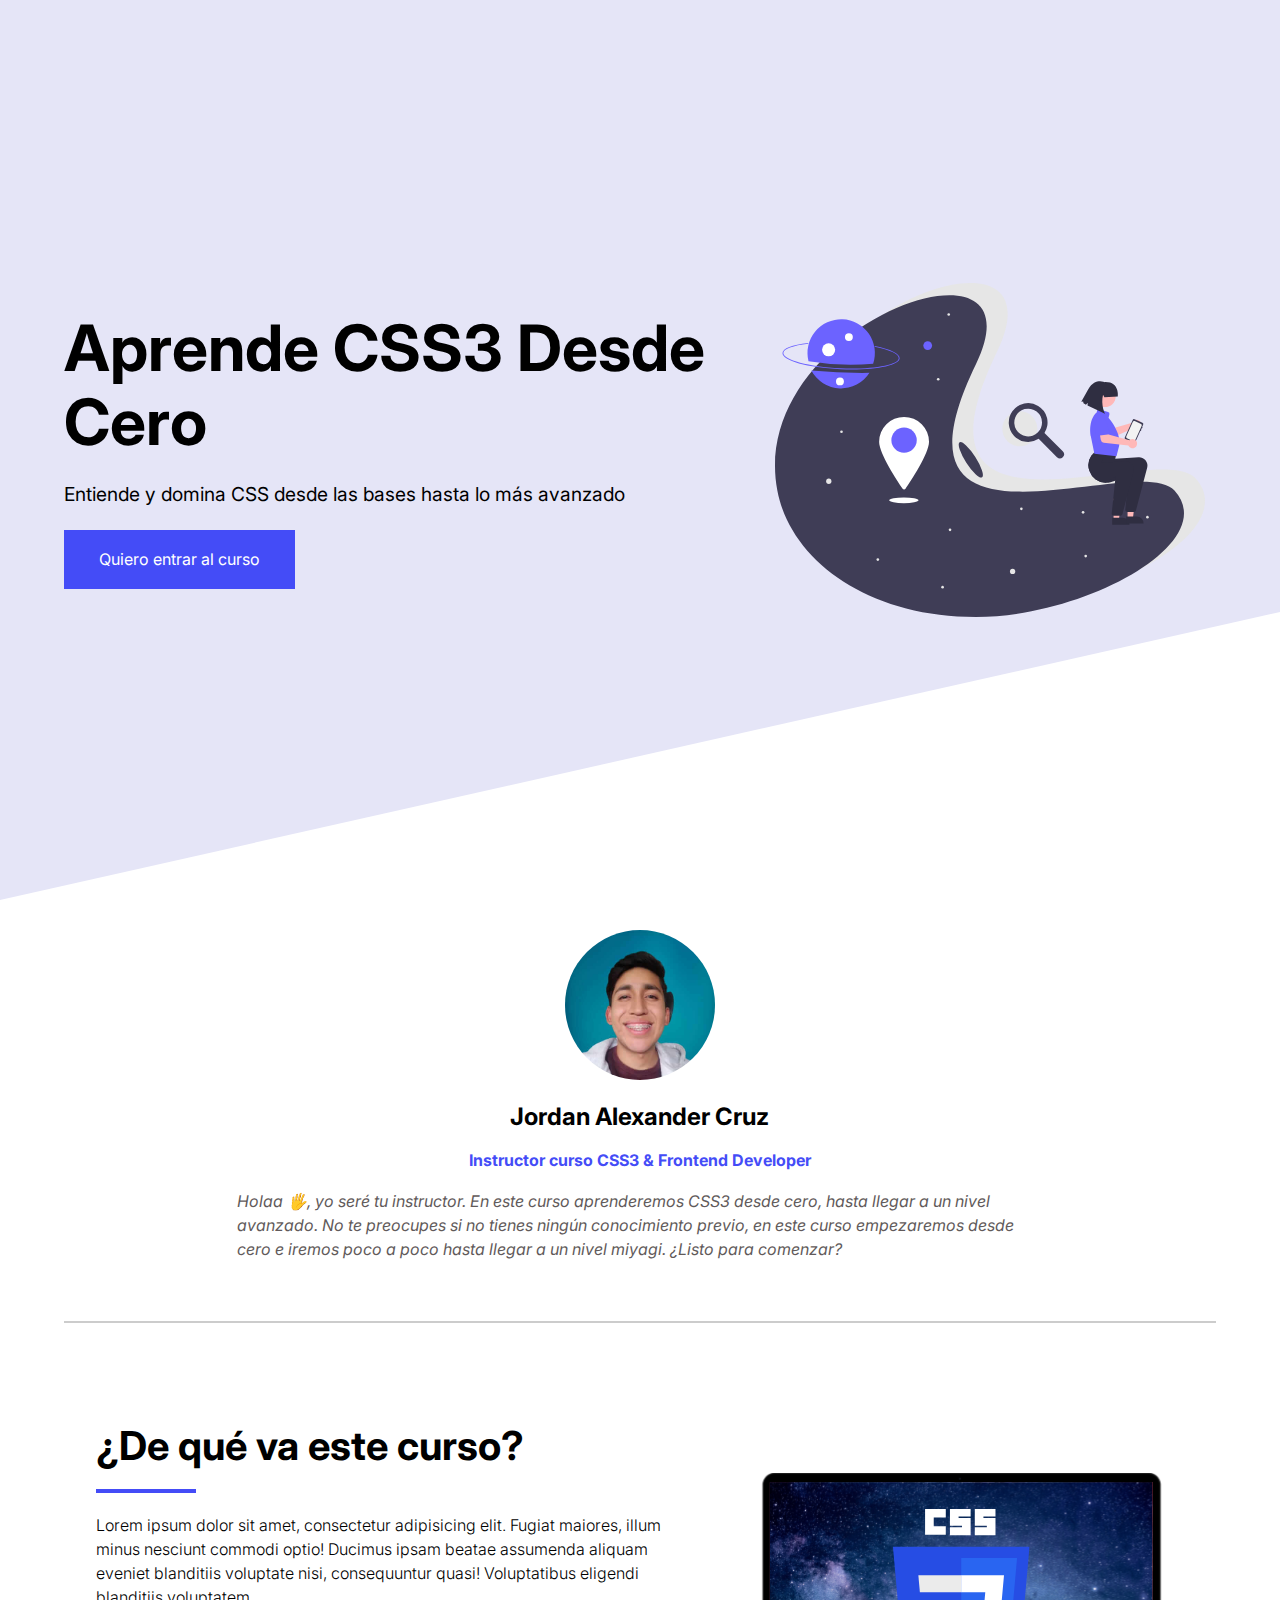
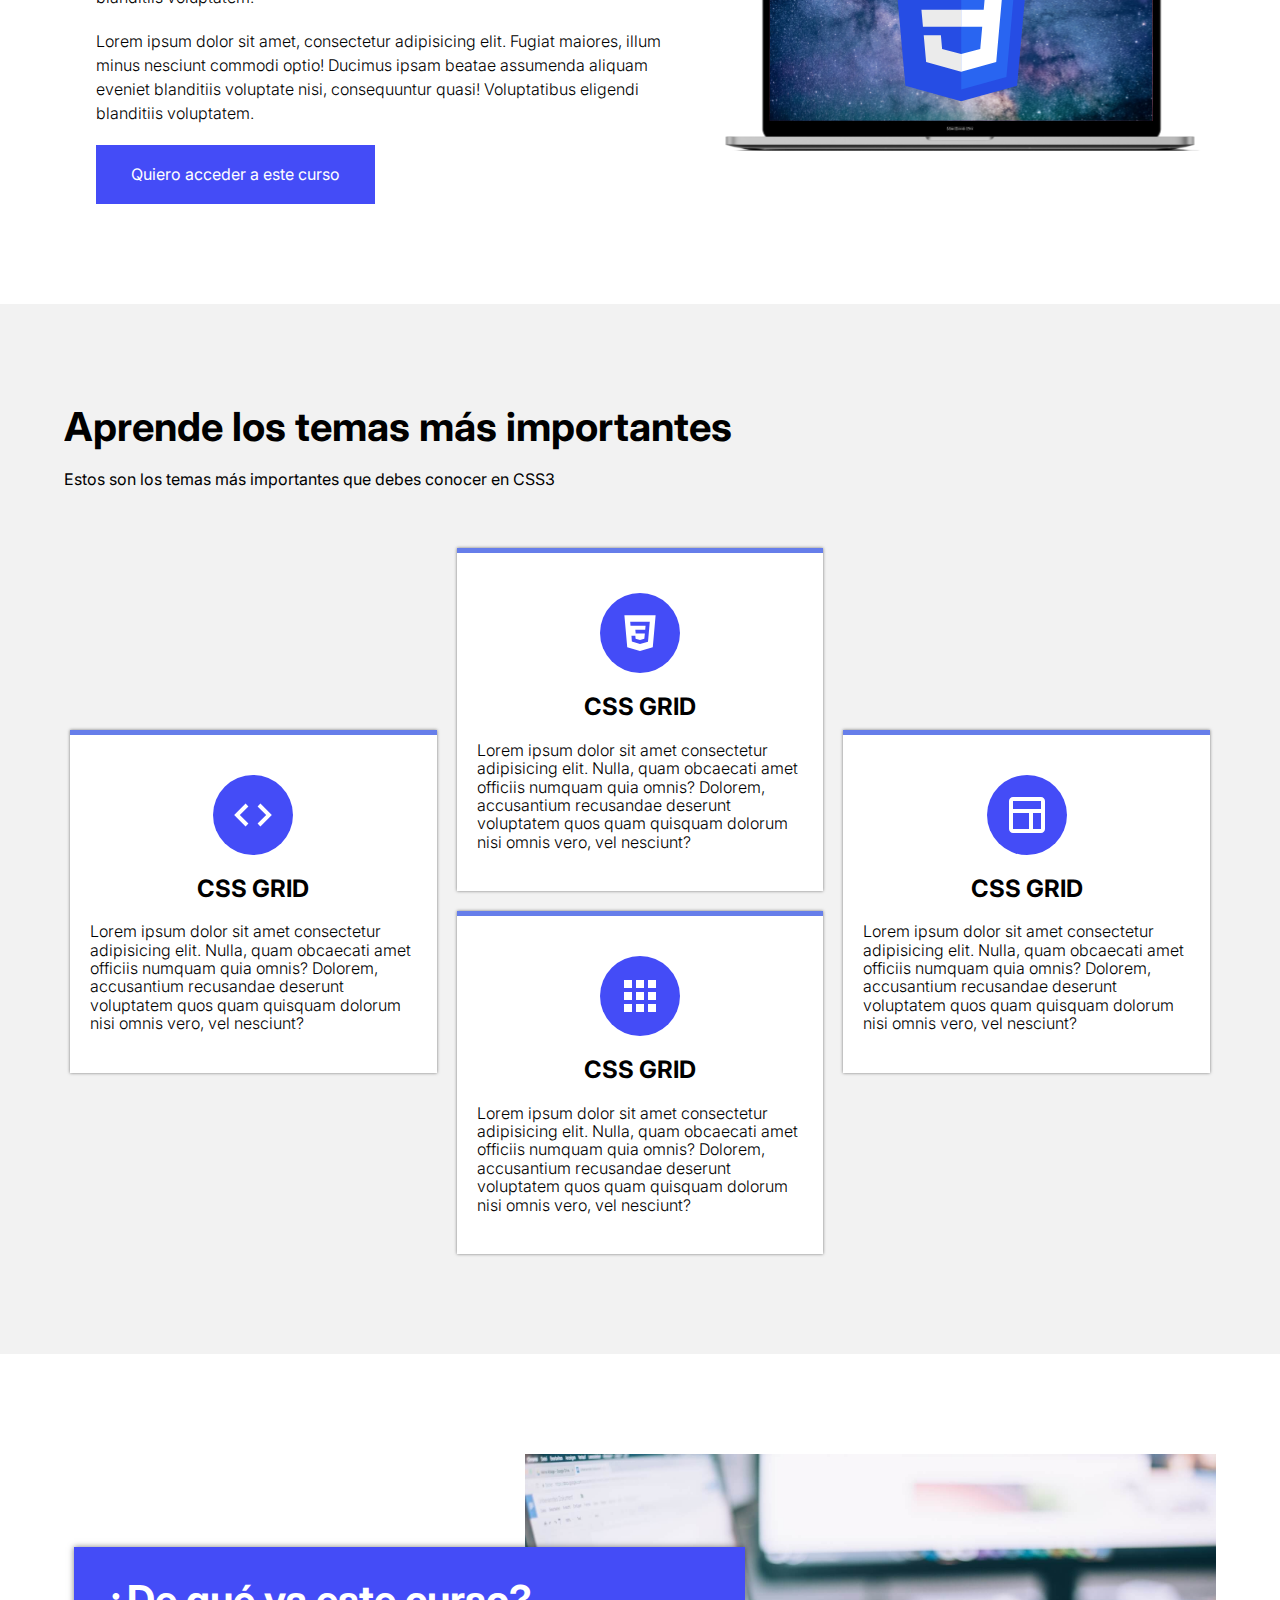
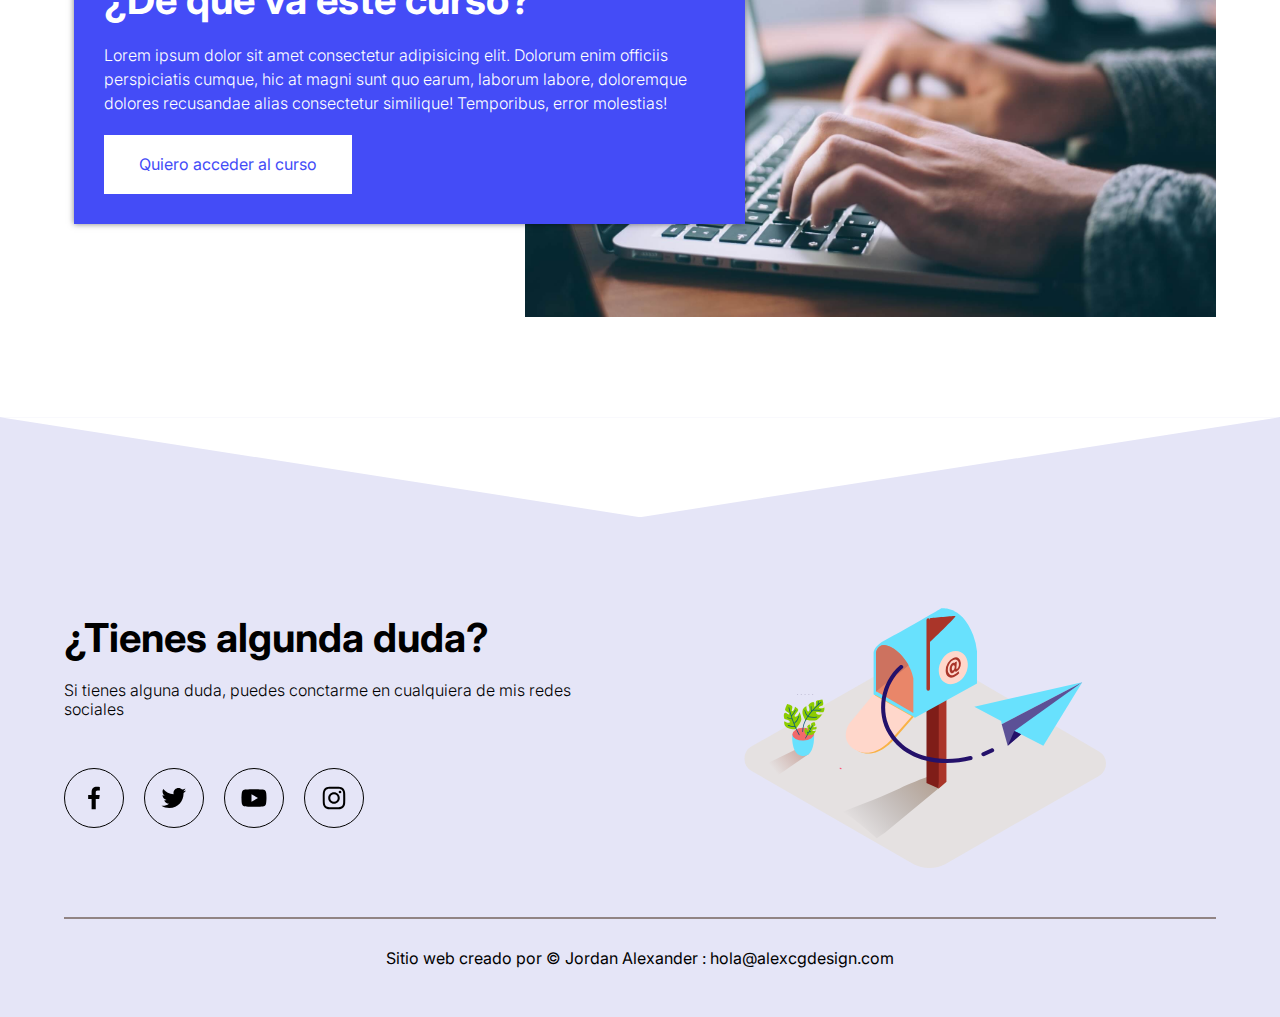
<file: Cuarta pagina/index.html>
<!DOCTYPE html>
<html lang="es">
<head>
    <meta charset="UTF-8">
    <meta name="viewport" content="width=device-width, initial-scale=1.0">
    <title>Curso CSS3 Desde Cero</title>
    <link rel="shortcut icon" href="assets/fav.png" type="image/x-icon">
    <link rel="stylesheet" href="css/normalize.css">
    <link rel="stylesheet" href="css/style.css">
</head>
<body>
    
    <header class="hero">

        <div class="hero__container container">

            <div class="hero__texts">
                <h1 class="hero__title">Aprende CSS3 Desde Cero</h1>
                <p class="hero__copy">Entiende y domina CSS desde las bases hasta lo más avanzado</p>
                <a href="#" class="hero__cta">Quiero entrar al curso</a>    
            </div>

            <img src="assets/girl-illustration.svg" class="hero__img">

        </div>


    </header>

    <main class="main">

        <section class="instructor container">

            <div class="instructor__container">
                <img src="assets/Jordan.jpeg" class="instructor__img">
                <h2 class="instructor__name">Jordan Alexander Cruz</h2>
                <p class="instructor__tag">Instructor curso CSS3 & Frontend Developer</p>
                <p class="instructor__paragraph">Holaa 🖐, yo seré tu instructor. En este curso aprenderemos CSS3 desde cero, hasta llegar a un nivel avanzado. No te preocupes si no tienes ningún conocimiento previo, en este curso empezaremos desde cero e iremos poco a poco hasta llegar a un nivel miyagi. ¿Listo para comenzar?</p>
            </div>

        </section>

        <section class="about container">

            <div class="about__course">
                <h2 class="title title--border">¿De qué va este curso?</h2>

                <p class="about__paragraph">Lorem ipsum dolor sit amet, consectetur adipisicing elit. Fugiat maiores, illum minus nesciunt commodi optio! Ducimus ipsam beatae assumenda aliquam eveniet blanditiis voluptate nisi, consequuntur quasi! Voluptatibus eligendi blanditiis voluptatem.</p>

                <p class="about__paragraph">Lorem ipsum dolor sit amet, consectetur adipisicing elit. Fugiat maiores, illum minus nesciunt commodi optio! Ducimus ipsam beatae assumenda aliquam eveniet blanditiis voluptate nisi, consequuntur quasi! Voluptatibus eligendi blanditiis voluptatem.</p>

                <a href="#" class="cta">Quiero acceder a este curso</a>
            </div>

            <figure class="about__picture">
                <img src="assets/mockup.svg" class="about__img">
            </figure>

        </section>

        <section class="card">
            <div class="container">

                <h2 class="title">Aprende los temas más importantes</h2>
                <p class="card__copy">Estos son los temas más importantes que debes conocer en CSS3</p>

                <div class="card__container">

                    <div class="card__item">
                        <figure class="card__img">
                            <img src="assets/bxs-grid.svg" class="card__picture">
                        </figure>
                        <h3 class="card__title">CSS GRID</h3>
                        <p class="card__paragraph">Lorem ipsum dolor sit amet consectetur adipisicing elit. Nulla, quam obcaecati amet officiis numquam quia omnis? Dolorem, accusantium recusandae deserunt voluptatem quos quam quisquam dolorum nisi omnis vero, vel nesciunt?</p>
                    </div>

                    <div class="card__item">
                        <figure class="card__img">
                            <img src="assets/bx-layout.svg" class="card__picture">
                        </figure>
                        <h3 class="card__title">CSS GRID</h3>
                        <p class="card__paragraph">Lorem ipsum dolor sit amet consectetur adipisicing elit. Nulla, quam obcaecati amet officiis numquam quia omnis? Dolorem, accusantium recusandae deserunt voluptatem quos quam quisquam dolorum nisi omnis vero, vel nesciunt?</p>
                    </div>

                    <div class="card__item">
                        <figure class="card__img">
                            <img src="assets/bx-code.svg" class="card__picture">
                        </figure>
                        <h3 class="card__title">CSS GRID</h3>
                        <p class="card__paragraph">Lorem ipsum dolor sit amet consectetur adipisicing elit. Nulla, quam obcaecati amet officiis numquam quia omnis? Dolorem, accusantium recusandae deserunt voluptatem quos quam quisquam dolorum nisi omnis vero, vel nesciunt?</p>
                    </div>
                    
                    <div class="card__item">
                        <figure class="card__img">
                            <img src="assets/bxl-css3.svg" class="card__picture">
                        </figure>
                        <h3 class="card__title">CSS GRID</h3>
                        <p class="card__paragraph">Lorem ipsum dolor sit amet consectetur adipisicing elit. Nulla, quam obcaecati amet officiis numquam quia omnis? Dolorem, accusantium recusandae deserunt voluptatem quos quam quisquam dolorum nisi omnis vero, vel nesciunt?</p>
                    </div>

                </div>
            </div>
        </section>

        <section class="course container">

            <figure class="course__picture">
                <img src="assets/web1.jpg" class="course__img">
            </figure>

            <div class="course__about">
                <h2 class="title">¿De qué va este curso?</h2>
                <p class="about__paragraph">Lorem ipsum dolor sit amet consectetur adipisicing elit. Dolorum enim officiis perspiciatis cumque, hic at magni sunt quo earum, laborum labore, doloremque dolores recusandae alias consectetur similique! Temporibus, error molestias!</p>
                <a href="#" class="cta">Quiero acceder al curso</a>
            </div>
        </section>
    </main>

    <footer class="footer">
        <div class="footer__container container">

            <div class="footer__contact">
                <div class="footer__texts">
                    <h2 class="title">¿Tienes algunda duda?</h2>
                    <p class="footer__copy">Si tienes alguna duda, puedes conctarme en cualquiera de mis redes sociales</p>

                    <div class="footer__social">
                        <a href="#" class="footer__link">
                           <img src="assets/bxl-facebook.svg" class="footer__icon">
                        </a>
                        <a href="#" class="footer__link">
                           <img src="assets/bxl-twitter.svg" class="footer__icon">
                        </a>
                        <a href="#" class="footer__link">
                           <img src="assets/bxl-youtube.svg" class="footer__icon">
                        </a>
                        <a href="#" class="footer__link">
                           <img src="assets/bxl-instagram.svg" class="footer__icon">
                        </a>
                    </div>
                </div>

                <figure class="footer__picture">
                    <img src="assets/message-ilustration.svg" class="footer__img">
                </figure>
            </div>

            <p class="footer__copyright">
                Sitio web creado por &copy; Jordan Alexander :
            </p>

        </div>
    </footer>

</body>
</html>
</file>
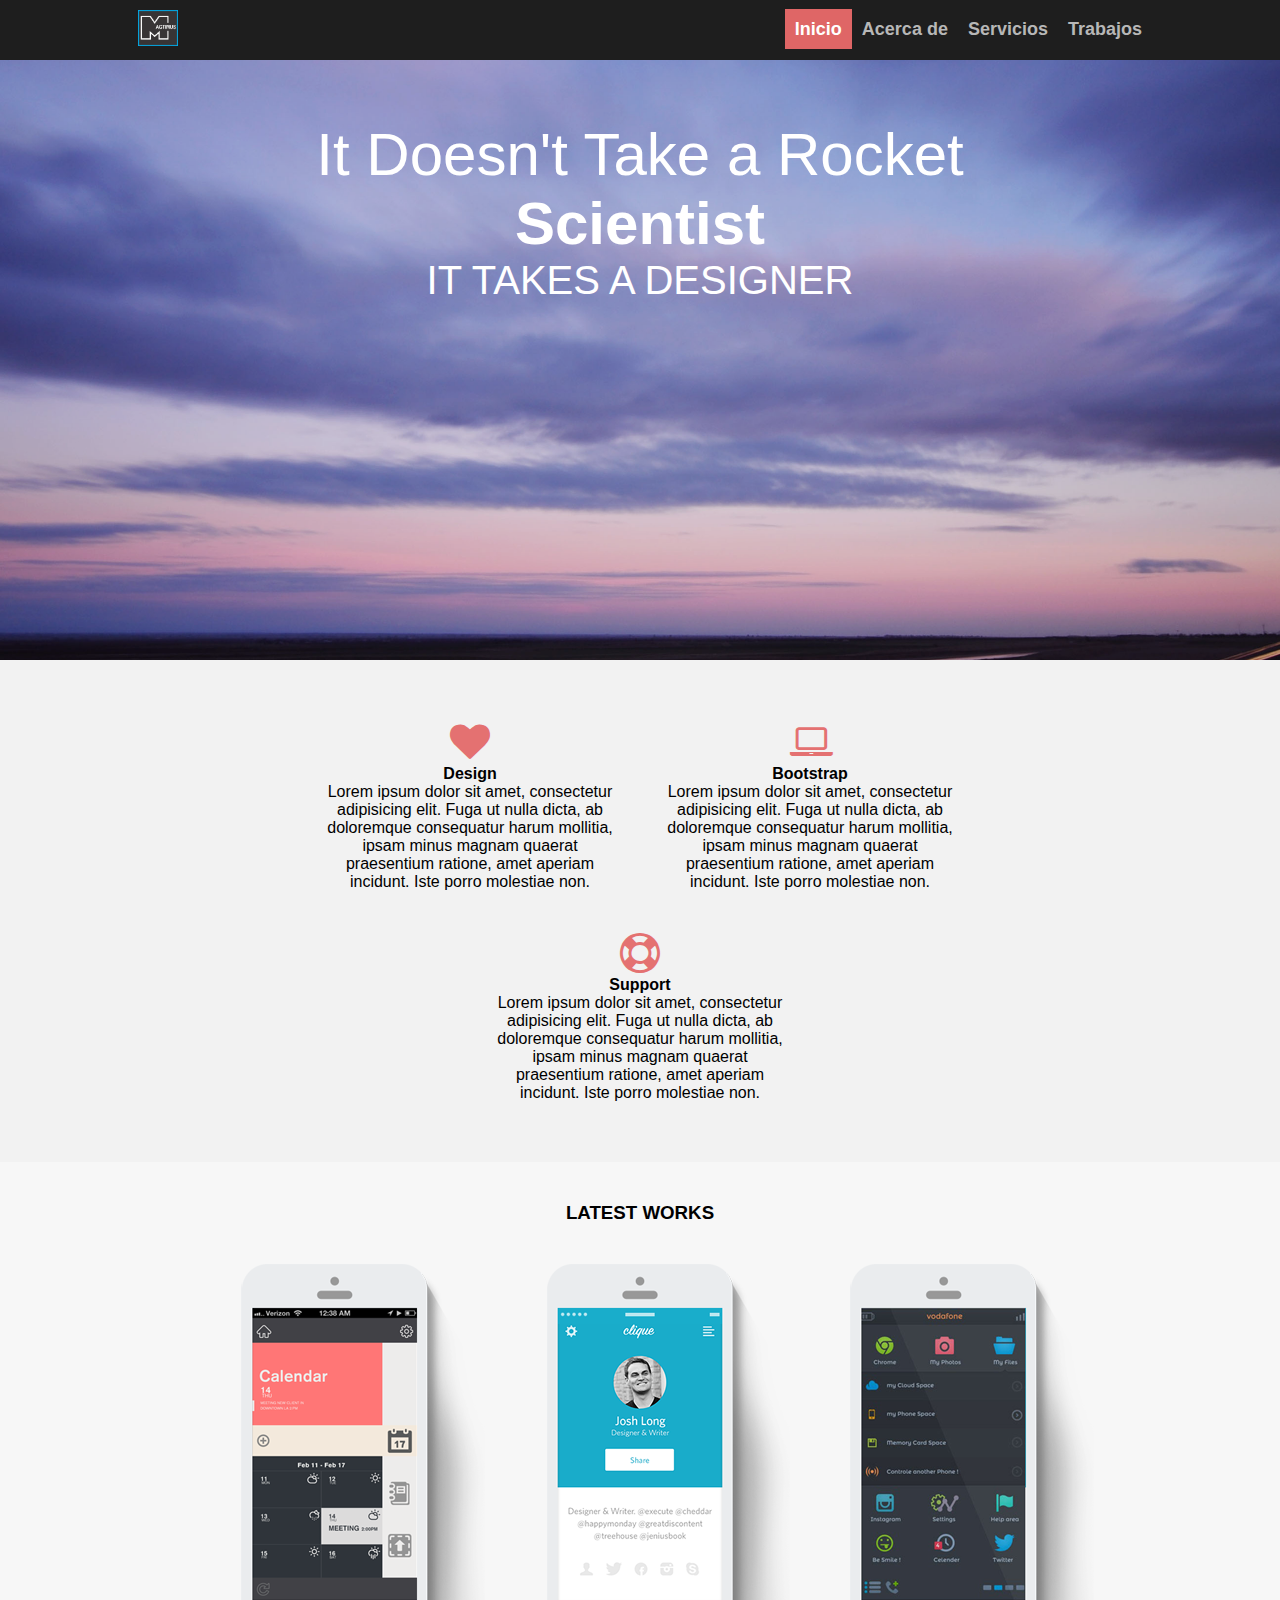
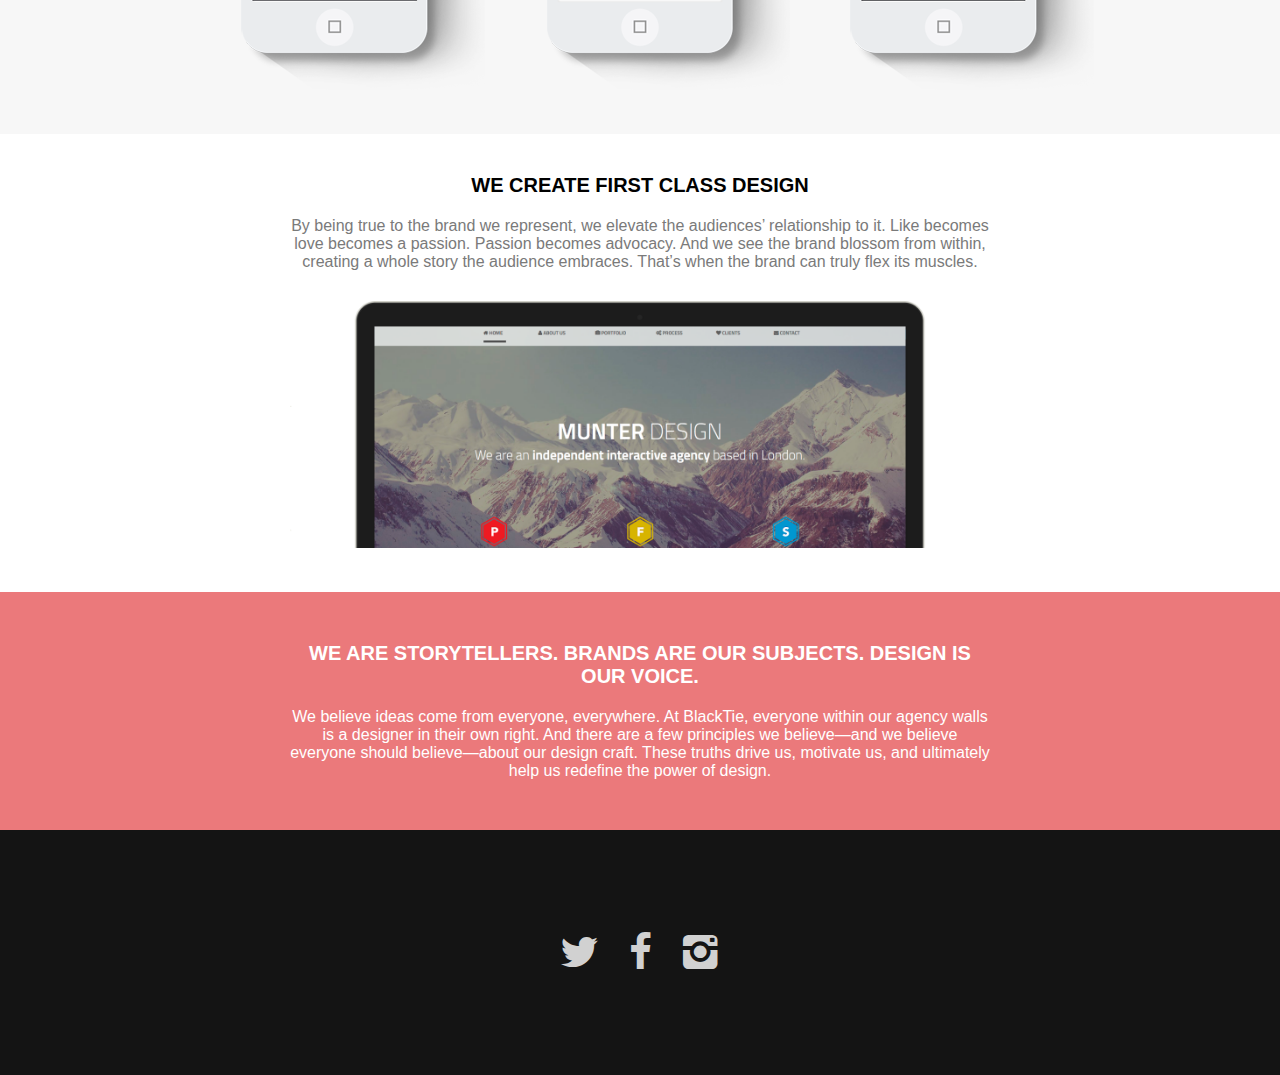
<file: Primera pagina/index.html>
<!DOCTYPE html>
<html lang="en">
<head>
    <meta charset="UTF-8">
    <title>Web servicio magtimus</title>
    <link rel="stylesheet" href="iconos/css/fontello.css">
    <link rel="stylesheet" href="css/menu.css">
    <link rel="stylesheet" href="css/estilos-index.css">
    <link rel="stylesheet" href="css/footer.css">
    
    <meta name="viewport" content="width=device-width, user-scalable=no, initial-scale=1.0, maximum-scale=1.0, minimum-scale=1.0">
</head>
<body>
    <header>
        <img src="images/logo_magtimus3.png" class="img-logo">
        <input type="checkbox" id="check">
        <label for="check" class="icon-menu"></label>
        
        <nav class="menu">
            <ul>
                <li><a href="#" style="background:#df6666;color:white;">Inicio</a></li>
                <li><a href="#">Acerca de</a></li>
                <li><a href="#">Servicios</a></li>
                <li><a href="#">Trabajos</a></li>
            </ul>
        </nav>
    </header>
    
    <main>
        <div class="content-one">
            <div class="content-portada">
                <div class="content-item1">
                    <h4>It Doesn't Take a Rocket <h3>Scientist</h3> </h4>
                    <h2>IT TAKES A DESIGNER</h2>
                </div>
            </div>
        </div>
        <div class="content-two">
            <div class="content-details">
                <div class="content-item2">
                    <label class="icon-heart"></label>
                    <h4>Design</h4>
                    <p>Lorem ipsum dolor sit amet, consectetur adipisicing elit. Fuga ut nulla dicta, ab doloremque consequatur harum mollitia, ipsam minus magnam quaerat praesentium ratione, amet aperiam incidunt. Iste porro molestiae non.</p>
                    
                </div>
                <div class="content-item2">
                    <label class="icon-laptop"></label>
                    <h4>Bootstrap</h4>
                    <p>Lorem ipsum dolor sit amet, consectetur adipisicing elit. Fuga ut nulla dicta, ab doloremque consequatur harum mollitia, ipsam minus magnam quaerat praesentium ratione, amet aperiam incidunt. Iste porro molestiae non.</p>
                    
                </div>
                <div class="content-item2">
                    <label class="icon-support"></label>
                    <h4>Support</h4>
                    <p>Lorem ipsum dolor sit amet, consectetur adipisicing elit. Fuga ut nulla dicta, ab doloremque consequatur harum mollitia, ipsam minus magnam quaerat praesentium ratione, amet aperiam incidunt. Iste porro molestiae non.</p>
                    
                </div>
            </div>
        </div>
        <div class="content-three">
            <div class="content-module">
                <h3>LATEST WORKS</h3>
                <img src="images/img2.png">
                <img src="images/img3.png">
                <img src="images/img4.png">
            </div>
        </div>
        <div class="content-for">
            <div class="content-item3">
                <h4>WE CREATE FIRST CLASS DESIGN</h4>
                <p>By being true to the brand we represent, we elevate the audiences’ relationship to it. Like becomes love becomes a passion. Passion becomes advocacy. And we see the brand blossom from within, creating a whole story the audience embraces. That’s when the brand can truly flex its muscles.</p>
                <img src="images/img5.png">
            </div>
            <div class="content-five">
                <div class="content-item4">
                    <h4>WE ARE STORYTELLERS. BRANDS ARE OUR SUBJECTS. DESIGN IS OUR VOICE.</h4>
                    <p>We believe ideas come from everyone, everywhere. At BlackTie, everyone within our agency walls is a designer in their own right. And there are a few principles we believe—and we believe everyone should believe—about our design craft. These truths drive us, motivate us, and ultimately help us redefine the power of design.</p>
                </div>
            </div>
        </div>
    </main>
    <footer>
        <label class="icon-twitter"></label>
        <label class="icon-facebook"></label>
        <label class="icon-instagram"></label>
    </footer>
</body>
</html>
</file>
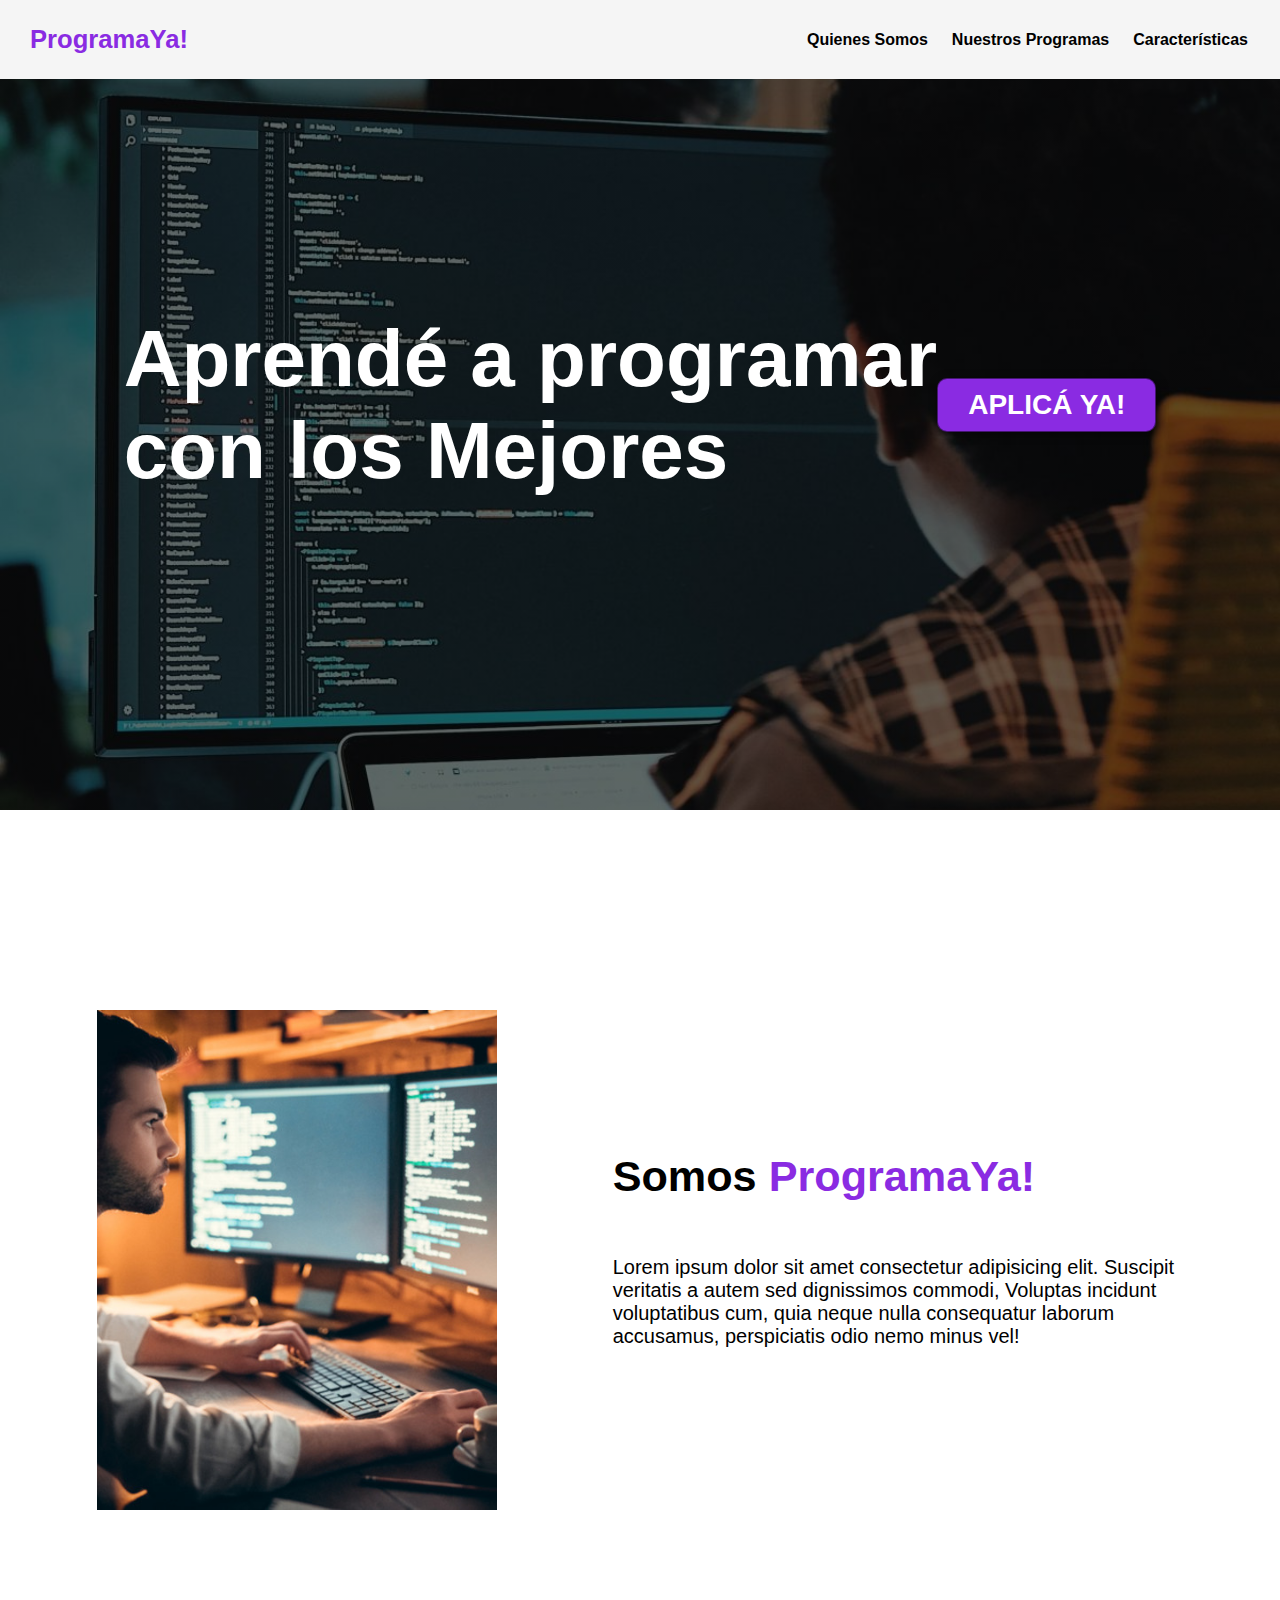
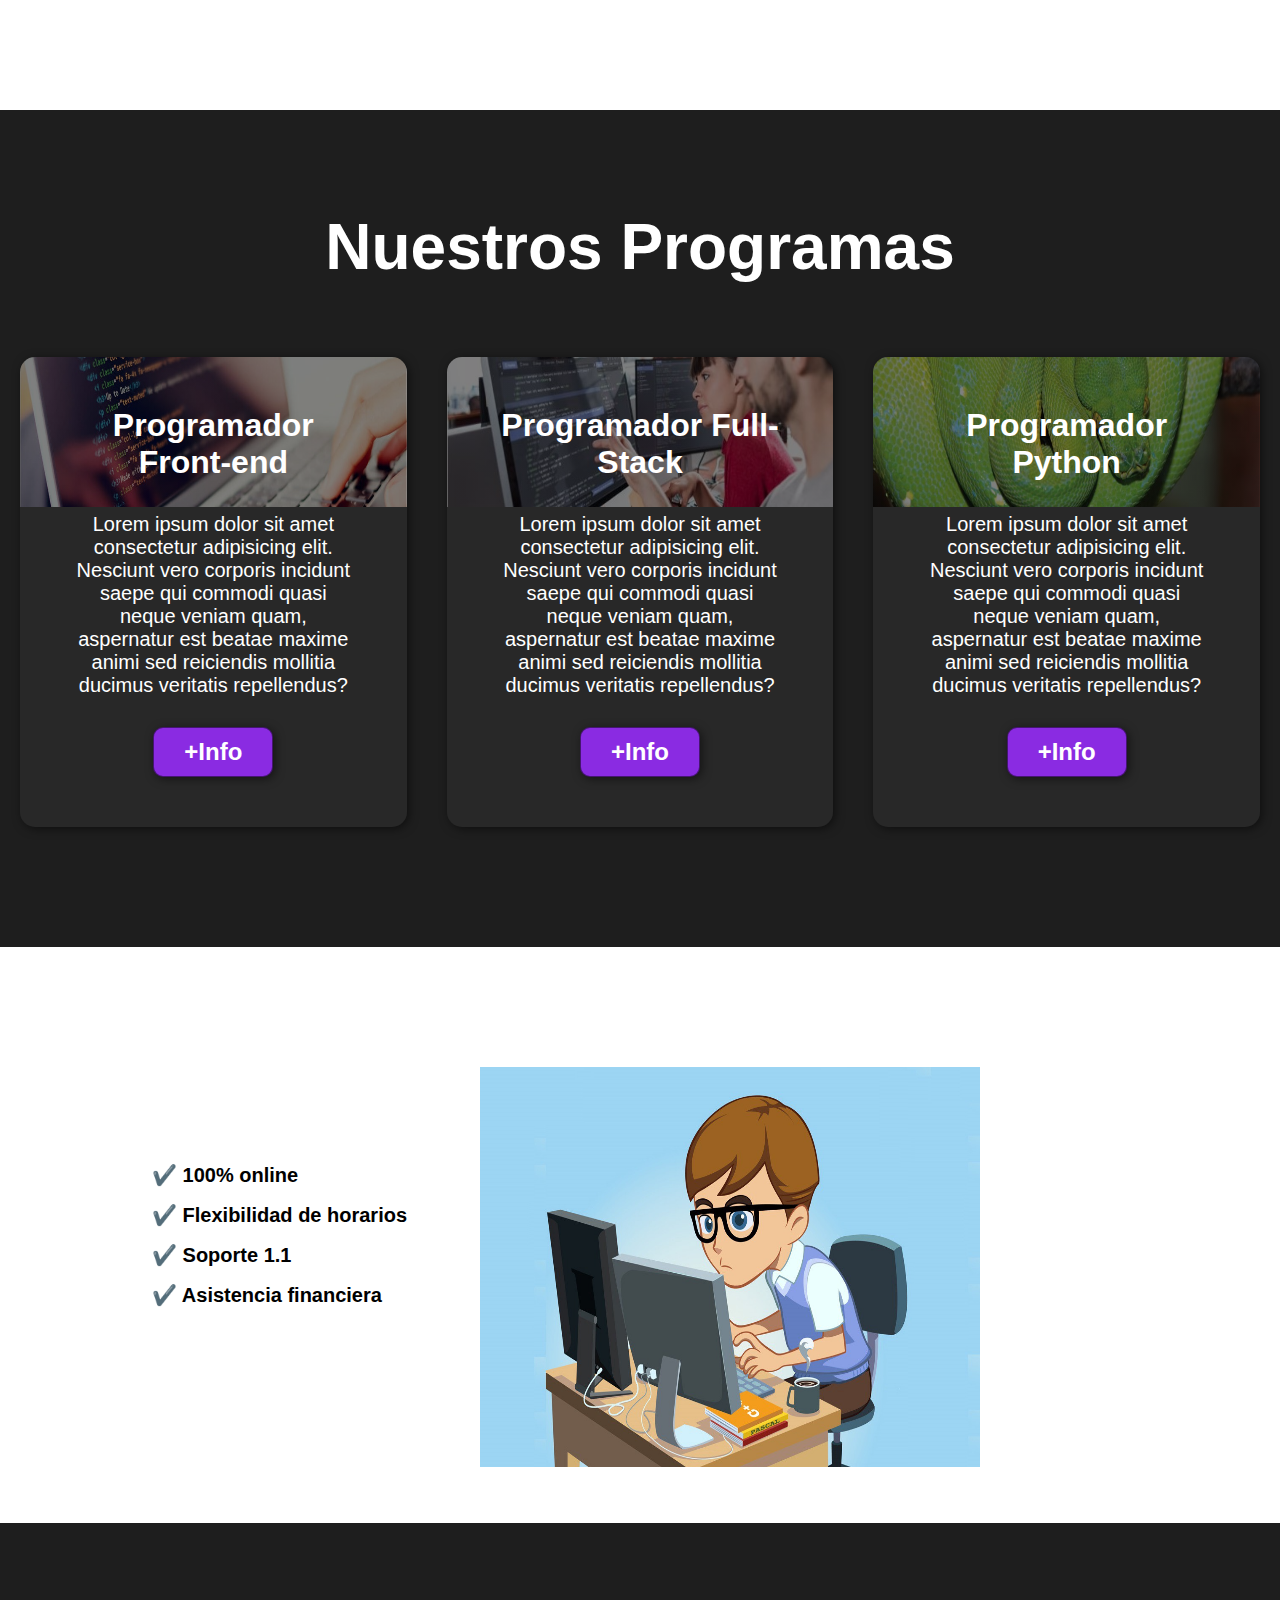
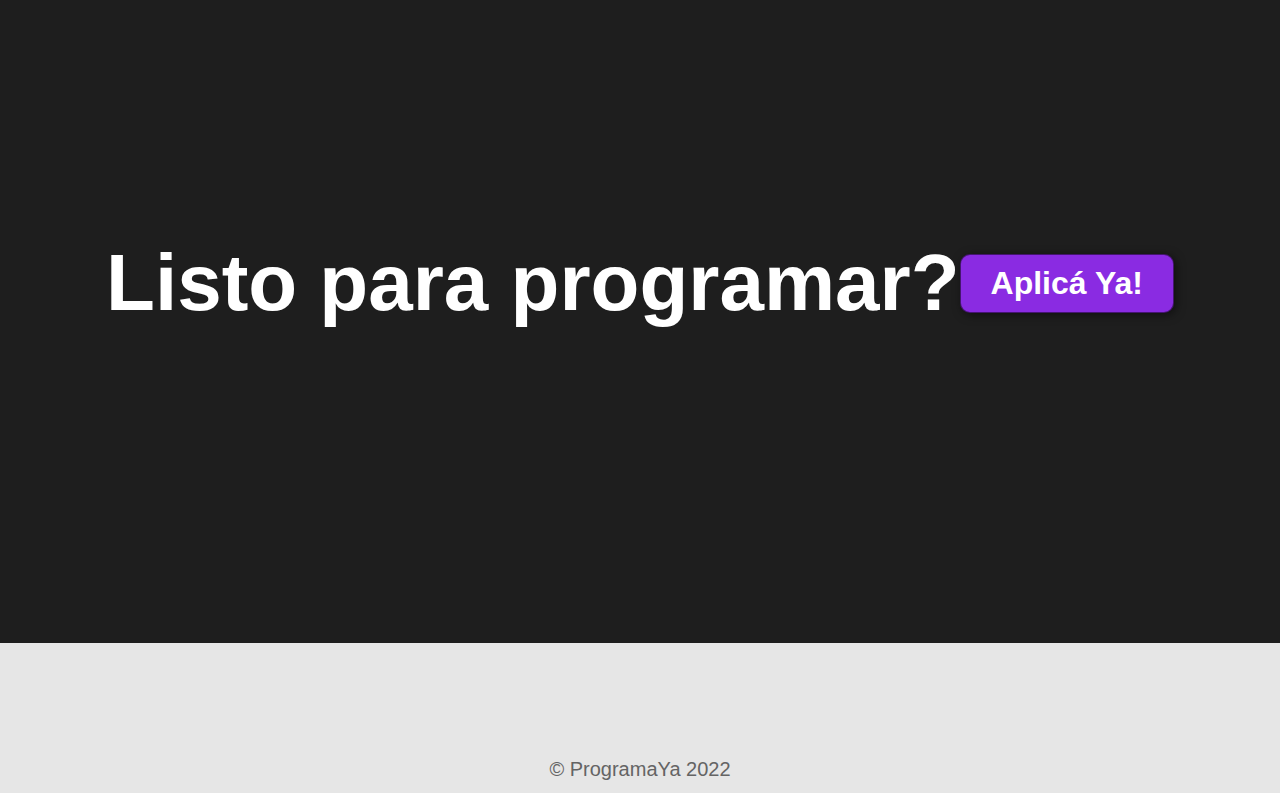
<file: Segunda pagina/index.html>
<!DOCTYPE html>
<html lang="en">
<head>
<meta charset="UTF-8">
<meta http-equiv="X-UA-Compatible" content="IE=edge">
<meta name="Viewport" content="width=device-width,initial-scale=1.0">
<title>ProgramaYa!</title>
<link rel="stylesheet" href="index.css">
 </head>
<body>
<header>
    <div class="container">
        <p class="logo">ProgramaYa!</p>
        <nav>
            <a href="#somos-proya">Quienes Somos</a>
            <a href="#nuestros-programas">Nuestros Programas</a>
            <a href="#caracteristicas">Características</a>
        </nav>
    </div>
</header>
<section id="hero">
    <h1>Aprendé a programar <br>con los Mejores</h1>
    <button>APLICÁ YA!</button>
</section>
<section id="somos-proya">
    <div class="container">

     <div class="img-container"></div>
        <div class="texto">

        
          <h2>Somos <span class="color-acento">ProgramaYa!</span></h2>
           <p>Lorem ipsum dolor sit amet consectetur
           adipisicing elit. Suscipit veritatis a autem sed
           dignissimos commodi, Voluptas incidunt
           voluptatibus cum, quia neque nulla consequatur
           laborum accusamus, perspiciatis odio nemo minus
            vel!</p>
        </div>
</div>

</section>

<section id="nuestros-programas">
    <div class="container">
    <h2>Nuestros Programas</h2>
    <div class="programas">
    <div class="carta">
        <h3>Programador Front-end</h3>
        <p>Lorem ipsum dolor sit amet consectetur
            adipisicing elit. Nesciunt vero corporis
            incidunt saepe qui commodi quasi neque veniam
            quam, aspernatur est beatae maxime animi sed
            reiciendis mollitia ducimus veritatis
            repellendus?</p>
            <button>+Info</button>
    </div>
    <div class="carta">
        <h3>Programador Full-Stack</h3>
        <p>Lorem ipsum dolor sit amet consectetur
            adipisicing elit. Nesciunt vero corporis
            incidunt saepe qui commodi quasi neque veniam
            quam, aspernatur est beatae maxime animi sed
            reiciendis mollitia ducimus veritatis
            repellendus?</p>
            <button>+Info</button>
    </div>
    <div class="carta">
        <h3>Programador Python</h3>
        <p>Lorem ipsum dolor sit amet consectetur
            adipisicing elit. Nesciunt vero corporis
            incidunt saepe qui commodi quasi neque veniam
            quam, aspernatur est beatae maxime animi sed
            reiciendis mollitia ducimus veritatis
            repellendus?</p>
            <button>+Info</button>
        </div>

            </div>
        </div>
    </section>

    <section id="caracteristicas">
        <div class="container">

            <ul>
             <li>✔️ 100% online</li>
             <li>✔️ Flexibilidad de horarios</li>
             <li>✔️ Soporte 1.1</li>
             <li>✔️ Asistencia financiera</li>
            </ul>
        </div>
    </section>

    <section id="final">
        <h2>Listo para programar?</h2>
        <button>Aplicá Ya!</button>
    </section>

    <footer>
        <div class="container">
            <p>&copy; ProgramaYa 2022</p>
        </div>

    </footer>
</body>
</html>
</file>
<file: Cuarta pagina/css/style.css>
@import url('https://fonts.googleapis.com/css2?family=Inter:wght@300;400;700&display=swap');

:root{
    --color-primary: #444CF7;
    --color-title: #000;
    --align-title: left;
    --padding-container: 100px 0;
    --width-container: 90%;
    --max-width-container: 1200px;
    --color-btn: #444CF7;
    --text-btn: #fff;
    --padding-btn: 20px 35px;
    --height-shape:18em;
}


body{
    font-family: 'Inter', sans-serif;
    background-color: #E5E5F7;
    opacity: 1;
    background-image:  radial-gradient(#444CF7 0.7000000000000001px, transparent 0.7000000000000001px), radial-gradient(#444CF7 0.7000000000000001px, #E5E5F7 0.7000000000000001px);
    background-size: 28px 28px;
    background-position: 0 0,14px 14px;
}

.container{
    width: 90%;
    max-width: var(--max-width-container);
    padding: var(--padding-container);
    margin: 0 auto;
    overflow: hidden;
}

.hero{
    height: 100vh;
    min-height: 500px;
    position: relative;
    --padding-container: 0;
}

.hero::after{
    content: "";
    display: block;
    position: absolute;
    height: var(--height-shape);
    width: 100%;
    bottom: 0;
    left: 0;
    background: #fff;
    z-index: -1;
    clip-path: polygon(0 100%, 100% 100%, 100% 0);

}

.hero__container{
    display: grid;
    height: 100%;
    grid-template-columns: 3fr 2fr;
    place-items: center;
    gap: 20px;
}

.hero__title{
    font-size: 4rem;
}

.hero__copy{
    font-size: 1.2rem;
    margin: 25px 0;
}

.hero__cta{
    display: inline-block;
    background: var(--color-btn);
    color: #fff;
    padding: var(--padding-btn);
    text-align: center;
    text-decoration: none;
}

.hero__img{
    width: 95%;
}

/* Main */

.main{
    background: #fff;
}

.title{
    font-size: 2.5rem;
    text-align: var(--align-title);
    color: var(--color-title);
}

.title--border::after{
    content: "";
    display: block;
    width: 100px;
    margin-top: 20px;
    height: 4px;
    background-color: var(--color-primary);
}


.cta{
    display: inline-block;
    background: var(--color-btn);
    color: var(--text-btn);
    padding: var(--padding-btn);
    text-align: center;
    text-decoration: none;
}


/* Instrcutor */

.instructor{
    text-align: center;
    border-bottom: 2px solid #ccc;
    --padding-container: 30px 0 60px;
}

.instructor__container{
    width: 70%;
    margin: 0 auto;
}

.instructor__name{
    margin: 20px 0;
}

.instructor__tag{
    font-weight: 700;
    color: var(--color-primary);
    margin-bottom: 20px;
}

.instructor__paragraph{
    text-align: left;
    line-height: 1.5;
    font-style: italic;
    color: #615a5a;
}

.instructor__img{
    width: 150px;
    height: 150px;
    border-radius: 50%;
    object-fit: cover;
    object-position: top;
}

/* about */

.about{
    display: grid;
    grid-template-columns: 5fr 4fr;
    place-items: center;
}

.about__course{
    width: 90%;
}

.about__paragraph{
    margin: 20px 0;
    line-height: 1.5;
    font-weight: 300;
}

.about__picture{
    text-align: center;
}

.about__img{
    width: 95%;
}

/* Card */

.card{
    background: #f2f2f2;
}

.card__copy{
    margin-top: 20px;
}

.card__container{
    width: 99%;
    margin: 0 auto;
    margin-top: 60px;
    display: grid;
    grid-template-columns: repeat(3,1fr);
    grid-template-rows: repeat(4,1fr);
    gap: 20px;
    grid-template-areas: 
    ".      card1   .    "
    "card2  card1   card3"
    "card2  card4   card3"
    ".      card4   .   ";
}

.card__item{
    padding: 20px;
    background: #fff;
    border-top: 5px solid #667eea;
    box-shadow: 0 0 3px rgba(0, 0, 0, .5);
    display: flex;
    flex-direction: column;
    align-items: center;
}

.card__img{
    background: var(--color-primary);
    margin-top: 20px;
    width: 80px;
    height: 80px;
    border-radius: 50%;
    display: flex;
    justify-content: center;
    align-items: center;
}

.card__title{
    margin: 20px 0;
    font-size: 1.5rem;
}

.card__paragraph{
    font-weight: 300;
    margin-bottom: 20px;
}

.card__item:nth-last-of-type(1){
    grid-area: card1;
}

.card__item:nth-last-of-type(2){
    grid-area: card2;
}

.card__item:nth-last-of-type(3){
    grid-area: card3;
}

.card__item:nth-last-of-type(4){
    grid-area: card4;
}

/* course */

.course{
    --color-title: #fff;
    --color-btn: #fff;
    --text-btn: #444cf7;
    color: var(--color-title);
    display: grid;
    grid-template-columns: repeat(5, 1fr);
    grid-template-rows: repeat(5, 1fr);
    /* align-items: center; */
}

.course__about{
    z-index: 100;
    align-self: center;
    width: 97%;
    margin: 0 auto;
    padding: 30px;
    box-shadow: 0 0 6px rgba(0, 0, 0, .5);
    background: var(--color-primary);
    grid-column: 1/4;
    grid-row: 2/-2;
}

.course__picture{
  
    margin:0;
    grid-column: 3/-1;
    grid-row: 1/-1;
}

.course__img{
    width: 100%;
    height: 100%;
    object-fit: cover;
}

.course__picture--right{
    grid-column: 1/4;
}

.course__about--left{
    grid-column: 3/-1;
}

/* Footer */

.footer{
    position: relative;
    --padding-container: 160px 0 50px ;

}


.footer::before{
    content: "";
    position: absolute;
    width: 100%;
    height: 100px;
    background: #fff;
    top: 0;
    left: 0;
    clip-path: polygon(0 0, 100% 0, 50% 100%);

}

.footer__contact{
    display: grid;
    grid-template-columns: repeat(2, 1fr);
    gap: 20px;
    place-items: center;
    margin-bottom: 30px;
}

.footer__copy{
    margin: 20px 0;
    font-weight: 300;
}

.footer__social{
    display: flex;
    padding-top: 30px;
    flex-wrap: wrap;
}

.footer__link{
    width: 60px;
    height: 60px;
    border: 1px solid #000;
    border-radius: 50%;
    margin-right: 20px;
    margin-bottom: 20px;
    display: flex;
    justify-content: center;
    align-items: center;
}

.footer__icon{
    width: 30px;
}


.footer__picture{
    margin: 0;
}

.footer__img{
    width: 100%;
}

.footer__copyright{
    padding-top: 30px;
    border-top: 2px solid #918484;
    text-align: center;
}

.footer__copyright::after{
    content: " hola@alexcgdesign.com";
}

@media screen and (max-width:768px){
    :root{
        --height-shape:14em;
    }

    /* Agregue un height auto, porque no habia espacio disponible
    para la imagen y los elementos */
    .hero{
        min-height: 100vh;
        height: auto;
    }

     /* La primera fila tendrá una fila, definida por el 
     tamaño de su contenido "max-content" */

    .hero__container{
        --padding-container: 60px 0;
        grid-template-columns: 1fr;
        grid-template-rows: max-content 1fr;
    }

     /* Quite el height y limite el width de la imagen */
    .hero__img{
        order: -1;
        max-width: 300px;
    }

    .hero__title{
        font-size: 3.8rem;
    }

    /* About */

    .about{
        grid-template-columns: 1fr;
        grid-template-rows: max-content 1fr;
        gap: 80px;
    }

    .about__course{
        width: 100%;
    }

    .about__picture{
        order: -1;
    }

    .about__img{
        width: 100%;
    }

    /* Card */

    .card__container{
        grid-template-columns: repeat(2,1fr);
        grid-template-rows: repeat(5,1fr);
        gap: 15px;
        grid-template-areas: 
        "card1      ."
        "card1  card2"
        "card3  card2"
        "card3  card4"
        ".      card4";
    }


    /* Course */

    .course{
        grid-template-columns: repeat(6,1fr);
    }

    .course__about{
        grid-column: 1/6;
    }

    .course__about--left{
        grid-column: 2/-1;
    }

    .course__picture{
        grid-column: 2/-1;
    }

    .course__picture--right{
        grid-column: 1/6;
    }

    .footer__contact{
        grid-template-columns: 1fr;
    }

    .footer__texts{
        order: 1;
        --align-title: center;
    }

    .footer__social{
        justify-content: space-evenly;
    }
}

@media screen and (max-width: 500px){
    :root{
        --padding-btn: 20px 0;
    }


    .hero__container{
        --padding-container: 45px 0;
    }

    .hero__texts{
        text-align: center;
    }

    .hero__title{
        font-size: 3rem;
    }

    .hero__cta{
        display: block;
        width: 90%;
        margin: 0 auto;
    }

    .title{
        font-size: 2rem;
    }

    .cta{
        display: block;
    }

    /* Instructor */

    .instructor{
        --padding-container: 60px 0;
    }

    .instructor__container{
        width: 90%;
    }

    /* About */

    .about{
        gap: 40px;
    }

    .about__course{
        width: 100%;
    }

    /* Card */

    .card__container{
        width: 97%;
        grid-template-columns: 1fr;
        grid-template-rows: repeat(4,1fr);
        grid-template-areas: 
        "card1"
        "card2"
        "card3"
        "card4";
    }

    /* Course */

    .course{
        grid-template-columns: 1fr;
        --padding-container: 80px 0 30px;
    }

    .course--modifier{
        --padding-container:0 0 80px;
    }

    .course__about{
        padding: 20px 20px;
        width: 95%;
        grid-column: 1/-1;
        grid-row: 1/-1;
    }

    .course__picture{
        display: none;
    }
    

}
</file>
<file: Primera pagina/iconos/css/fontello.css>
@font-face {
  font-family: 'fontello';
  src: url('../font/fontello.eot?16464424');
  src: url('../font/fontello.eot?16464424#iefix') format('embedded-opentype'),
       url('../font/fontello.woff2?16464424') format('woff2'),
       url('../font/fontello.woff?16464424') format('woff'),
       url('../font/fontello.ttf?16464424') format('truetype'),
       url('../font/fontello.svg?16464424#fontello') format('svg');
  font-weight: normal;
  font-style: normal;
}
/* Chrome hack: SVG is rendered more smooth in Windozze. 100% magic, uncomment if you need it. */
/* Note, that will break hinting! In other OS-es font will be not as sharp as it could be */
/*
@media screen and (-webkit-min-device-pixel-ratio:0) {
  @font-face {
    font-family: 'fontello';
    src: url('../font/fontello.svg?16464424#fontello') format('svg');
  }
}
*/
 
 [class^="icon-"]:before, [class*=" icon-"]:before {
  font-family: "fontello";
  font-style: normal;
  font-weight: normal;
  speak: none;
 
  display: inline-block;
  text-decoration: inherit;
  width: 1em;
  margin-right: .2em;
  text-align: center;
  /* opacity: .8; */
 
  /* For safety - reset parent styles, that can break glyph codes*/
  font-variant: normal;
  text-transform: none;
 
  /* fix buttons height, for twitter bootstrap */
  line-height: 1em;
 
  /* Animation center compensation - margins should be symmetric */
  /* remove if not needed */
  margin-left: .2em;
 
  /* you can be more comfortable with increased icons size */
  /* font-size: 120%; */
 
  /* Font smoothing. That was taken from TWBS */
  -webkit-font-smoothing: antialiased;
  -moz-osx-font-smoothing: grayscale;
 
  /* Uncomment for 3D effect */
  /* text-shadow: 1px 1px 1px rgba(127, 127, 127, 0.3); */
}
 
.icon-heart:before { content: '\e800'; } /* '' */
.icon-facebook:before { content: '\f09a'; } /* '' */
.icon-menu:before { content: '\f0c9'; } /* '' */
.icon-laptop:before { content: '\f109'; } /* '' */
.icon-support:before { content: '\f1cd'; } /* '' */
.icon-twitter:before { content: '\f309'; } /* '' */
.icon-instagram:before { content: '\f32d'; } /* '' */
</file>
<file: Primera pagina/css/menu.css>
*{
    margin: 0;
    padding: 0;
    box-sizing: border-box;
    font-family: arial;
}

header{
    width: 100%;
    height: 60px;
    background: #1e1e1e;
    position: fixed;
    z-index: 100;
}

.img-logo{
    width: 60px;
    margin-left: 10%;
    padding: 10px;
}

.menu{
    width: auto;
    float:right;
    margin-top: 19px;
    margin-right: 10%;
    
}

.menu ul{
    display: flex;
}
.menu li{
    list-style: none;
}

.menu li a{
    padding: 10px;
    text-decoration: none;
    font-size: 18px;
    font-weight: bold;
    color: #b7b7b7;
}

.menu li a:hover{
    color: white;
}

#check{
    display: none;
}
.icon-menu{
    display: none;
}

#check:checked ~ .menu{
    height: 174px;
}

@media screen and (max-width:900px){
    .icon-menu{
        display: block;
        color: white;
        float: right;
        padding: 5px;
        font-size: 24px;
        border: 1px solid #7a7a7a;
        border-radius: 5px;
        margin-top: 10px;
        margin-right: 16px;
    }
    .icon-menu:hover{
        background: #3f3f3f;
        cursor: pointer;
    }
    .menu{
        float: left;
        margin-top: 0px;
        width: 100%;
        height: 0px;
        overflow: hidden;
        background: #1e1e1e;
        transition: all 300ms;
    }
    
    .menu ul{
        flex-direction: column;
    }
    .menu li a{
        display: block;
    }
}
</file>
<file: Primera pagina/css/estilos-index.css>
main{
    position: relative;
    top: 60px;
}

.content-one{
    width: 100%;
}

.content-portada{
    width: 100%;
    height: 600px;
    background-image: url(../images/img1.png);
    background-position: center center;
    background-size: 100%;
    background-repeat: no-repeat;
}
@media screen and (max-width:1500px){
    .content-portada{
        background-size: 2000px;
    }
}

.content-item1{
    width: 700px;
    margin: auto;
    text-align: center;
    position: relative;
    top: 60px;
}

.content-item1 h4{
    color: white;
    font-size: 60px;
    font-weight: 100;
}
.content-item1 h3{
    color: white;
    font-size: 60px;
}

.content-item1 h2{
    color: white;
    font-size: 40px;
    font-weight: 100;
}

@media screen and (max-width:800px){
    .content-item1{
        width: 100%;
    }
}

/*CONTENT TWO*/

.content-two{
    width: 100%;
    padding: 40px;
    background: #f2f2f2;
}

.content-details{
    width: 80%;
    margin: auto;
    display: flex;
    flex-wrap: wrap;
    justify-content: center;
    
}

.content-item2{
    width: 300px;
    text-align: center;
    margin: 20px;
    
}

.icon-heart, .icon-laptop, .icon-support{
    color: #e47171;
    font-size: 40px;
}


/*CONTENT-THREE*/

.content-three{
    width: 100%;
    background: #f7f7f7;
    padding: 40px;
    
}

.content-module{
    width: 80%;
    margin: auto;
    text-align: center;
}

@media screen and (max-width:600px){
    .content-module{
        width: 100%;
    }
}
.content-module h3{
    
}

.content-module img{
    margin-top: 40px;
    transition: all 300ms;
}

.content-module img:hover{
    transform: rotate(-10deg);
    transition: all 300ms;
}

/*CONTENT FOR*/

.content-for{
    width: 100%;
}

.content-item3{
    width: 90%;
    max-width: 800px;
    margin: auto;
    padding: 40px;
    text-align: center;
}

.content-item3 h4{
    text-align: center;
    font-size: 20px;
}
.content-item3 p{
    text-align: center;
    margin-top: 20px;
    color: #7a7a7a;
    font-weight: 500;
}

.content-item3 img{
    width: 100%;
    max-width: 700px;
    margin-top: 30px;
}

/*CONTENT FIVE*/

.content-five{
    width: 100%;
    background: #eb797b;
}

.content-item4{
    width: 90%;
    max-width: 800px;
    padding: 50px;
    margin: auto;
    color: white;
    text-align: center;
}

.content-item4 h4{
    font-size: 20px;
}

.content-item4 p{
    margin-top: 20px;
}
</file>
<file: Primera pagina/css/footer.css>
footer{
    margin-top: 60px;
    padding: 100px;
    text-align: center;
    background: #141414;
}
.icon-twitter, .icon-facebook, .icon-instagram{
    color: #d1d1d1;
    font-size: 40px;
}

.icon-twitter:hover, .icon-facebook:hover, .icon-instagram:hover{
    color: #eb797b;
    cursor: pointer;
}
</file>
<file: Segunda pagina/index.css>
*{
    box-sizing: border-box;
}
html{
    scroll-behavior: smooth;
}
body{
    font-family: "Robot",sans-serif;
    margin: 0;
}

h1{ font-size: 3.5em;}
h2{ font-size: 2.7em;}
h3{ font-size: 2em;}
p{ font-size: 1.25em;}
ul{ list-style: none;}
li{ font-size: 1.25em;}

button{
    font-size: 1.5em;
    font-weight: bold;
    padding: 10px 30px;
    border-radius: 10px;
    border: 1px solid rgba(0,0,0,0.5);
    box-shadow: 2px 2px 10px rgba(0,0,0,0.5);
    color: white;
    background-color: blueviolet;
}

button:hover{
    background-color: rgb(101,33,165);
}

.container{
    max-width: 1400px;
    margin: auto;
}

.color-acento{ color: blueviolet; }

header{
    background-color: rgb(245,245,245);
}
header .logo{
    margin: 0;
    padding: 25px 30px;
    font-weight: bold;
    color: blueviolet;
    font-size: 1.6em;
}
header .container{
    display: flex;
    flex-direction: column;
    align-items: center;

}

header nav{
    display: flex;
    flex-direction: column;
    text-align: center;
    padding-bottom: 25px;
}

header a{
    padding: 5px 12px;
    text-decoration: none;
    font-weight: bold;
    color: black;
}

header a:hover{
    color: blueviolet;
}
#hero{
    display: flex;
    align-items: center;
    justify-content: center;
    text-align: center
    flex-direction: column;
    height: 90vh;
    color: white;
    background-image: linear-gradient(
        0deg,
        rgba(0,0,0,0.5),
        rgba(0,0,0,0.5)
    )
    ,url("media/hero.jpg");
    background-repeat: no-repeat;
    background-size: cover;
    background-position: center center;
}

#hero h1{
    color: white;

}
#hero button{
    font-size: 1.75em;
}
#somos-proya .container{
    text-align: center;
    padding: 200px 12px;
}
#nuestros-programas{
    background-color: rgb(30,30,30);
    color: white;
    text-align: center;
}
#nuestros-programas .container{
    padding: 100px 0px;
}
#nuestros-programas h2{
    margin-top: 0;
    font-size: 3em;
}
#nuestros-programas p{
    display: none;

}
#nuestros-programas .carta{
    padding: 50px;
    margin: 20px;
    border-radius: 15px;

}
.carta:first-child{
    background-image: linear-gradient(
        0deg,
        rgba(0,0,0,0.5),
        rgba(0,0,0,0.5)
    )
    ,url("media/front.jpg");
    background-position: center center;
    background-size: cover;

}
.carta:nth-child(2){
    background-image: linear-gradient(
        0deg,
        rgba(0,0,0,0.5),
        rgba(0,0,0,0.5)
    )
    ,url("media/full-stack.jpg");
    background-position: center center;
    background-size: cover;

}
.carta:nth-child(3){
    background-image: linear-gradient(
        0deg,
        rgba(0,0,0,0.5),
        rgba(0,0,0,0.5)
    )
    ,url("media/python.jpg");
    background-position: center center;
    background-size: cover;

}
#caracteristicas .container{
    text-align: center;
    padding: 200px 12px;


}
#caracteristicas li{
    margin: 16px 0px;
    font-weight: bold;
}

#final{
    display: flex;
    align-items: center;
    justify-content: center;
    text-align: center
    flex-direction: column;
    background-color: rgb(30,30,30);
    color: white;
    height: 80vh;
}
#final h2{
    font-size: 9vw;
}

#final button{
    font-size: 5em;
}
footer{
    background-color: rgb(230,230,230);
}
footer p{
    margin: 0;
    padding: 12px;
    color: rgb(100,100,100);
}
footer .container{
    height: 150px;
    display: flex;
    justify-content: center;
    align-items: flex-end;

}

@media (min-width: 720px){
    header{
        position: fixed;
        width: 100%;
    }
    header .container{
        flex-direction: row;
        justify-content: space-between;
    }

    header nav{
        flex-direction: row;
        padding-bottom: 0;
        padding-right: 20px;
    }
#hero h1{
    font-size: 5em;
}
#somos-proya .container{
    display: flex;
    justify-content: space-evenly;

}
#somos-proya .texto{
    width: 50%;
    max-width: 600px;
    text-align: initial;
    padding-left: 30px;
    display: flex;
    flex-direction: column;
    justify-content: center;

}
#somos-proya h2{
    margin-top: 0px;
}
#somos-proya .img-container{
    background-image: url("media/somos-proya.jpg");
    background-size: cover;
    background-position: center center;
    height: 500px;
    width: 400px;
}
#nuestros-programas .programas{
    display: flex;
    justify-content: center;
}
#nuestros-programas p{
    display: block;
    margin-bottom: 30px;
}
#nuestros-programas h2{
    font-size: 4em;
}
#nuestros-programas h3{
    margin-top: 0;

}
#nuestros-programas .carta{
    padding: 50px;
    background-size: 100% 150px;
    background-repeat: no-repeat;
    background-position-y: 0;
    background-color: rgb(50,50,50,0.5);
    box-shadow: 2px 2px 10px rgba(0,0,0,0.5);
}

.carta:first-child{
    background-image: linear-gradient(
        0deg,
        rgba(0,0,0,0.5),
        rgba(0,0,0,0.5)
    )
    ,url("media/front-end-cropped.jpg");
    background-position: center center;
    background-size: cover;

}
.carta:nth-child(2){
    background-image: linear-gradient(
        0deg,
        rgba(0,0,0,0.5),
        rgba(0,0,0,0.5)
    )
    ,url("media/full-stack-cropped.jpg");
    background-position: center center;
    background-size: cover;

}
.carta:nth-child(3){
    background-image: linear-gradient(
        0deg,
        rgba(0,0,0,0.5),
        rgba(0,0,0,0.5)
    )
    ,url("media/python-cropped.jpg");
    background-position: center center;
    background-size: cover;

}

#caracteristicas{
    background-image: url("media/background-2.jpeg");
    background-repeat: no-repeat;
    background-size: 500px 400px;
    background-position: calc(100vw - 500px) 120px;

}
#caracteristicas .container{
    text-align: initial;
}
#caracteristicas ul{
    margin-left: 100px;
}
#final h2{
    font-size: 5em;

}
#final button{
    font-size: 2em;
}
#footer .container{
    justify-content: flex-end;
}
}
@media (min-width: 1100px) {
    #caracteristicas{
        background-position-x: calc(100vw - 800px);
    }
}
</file>
